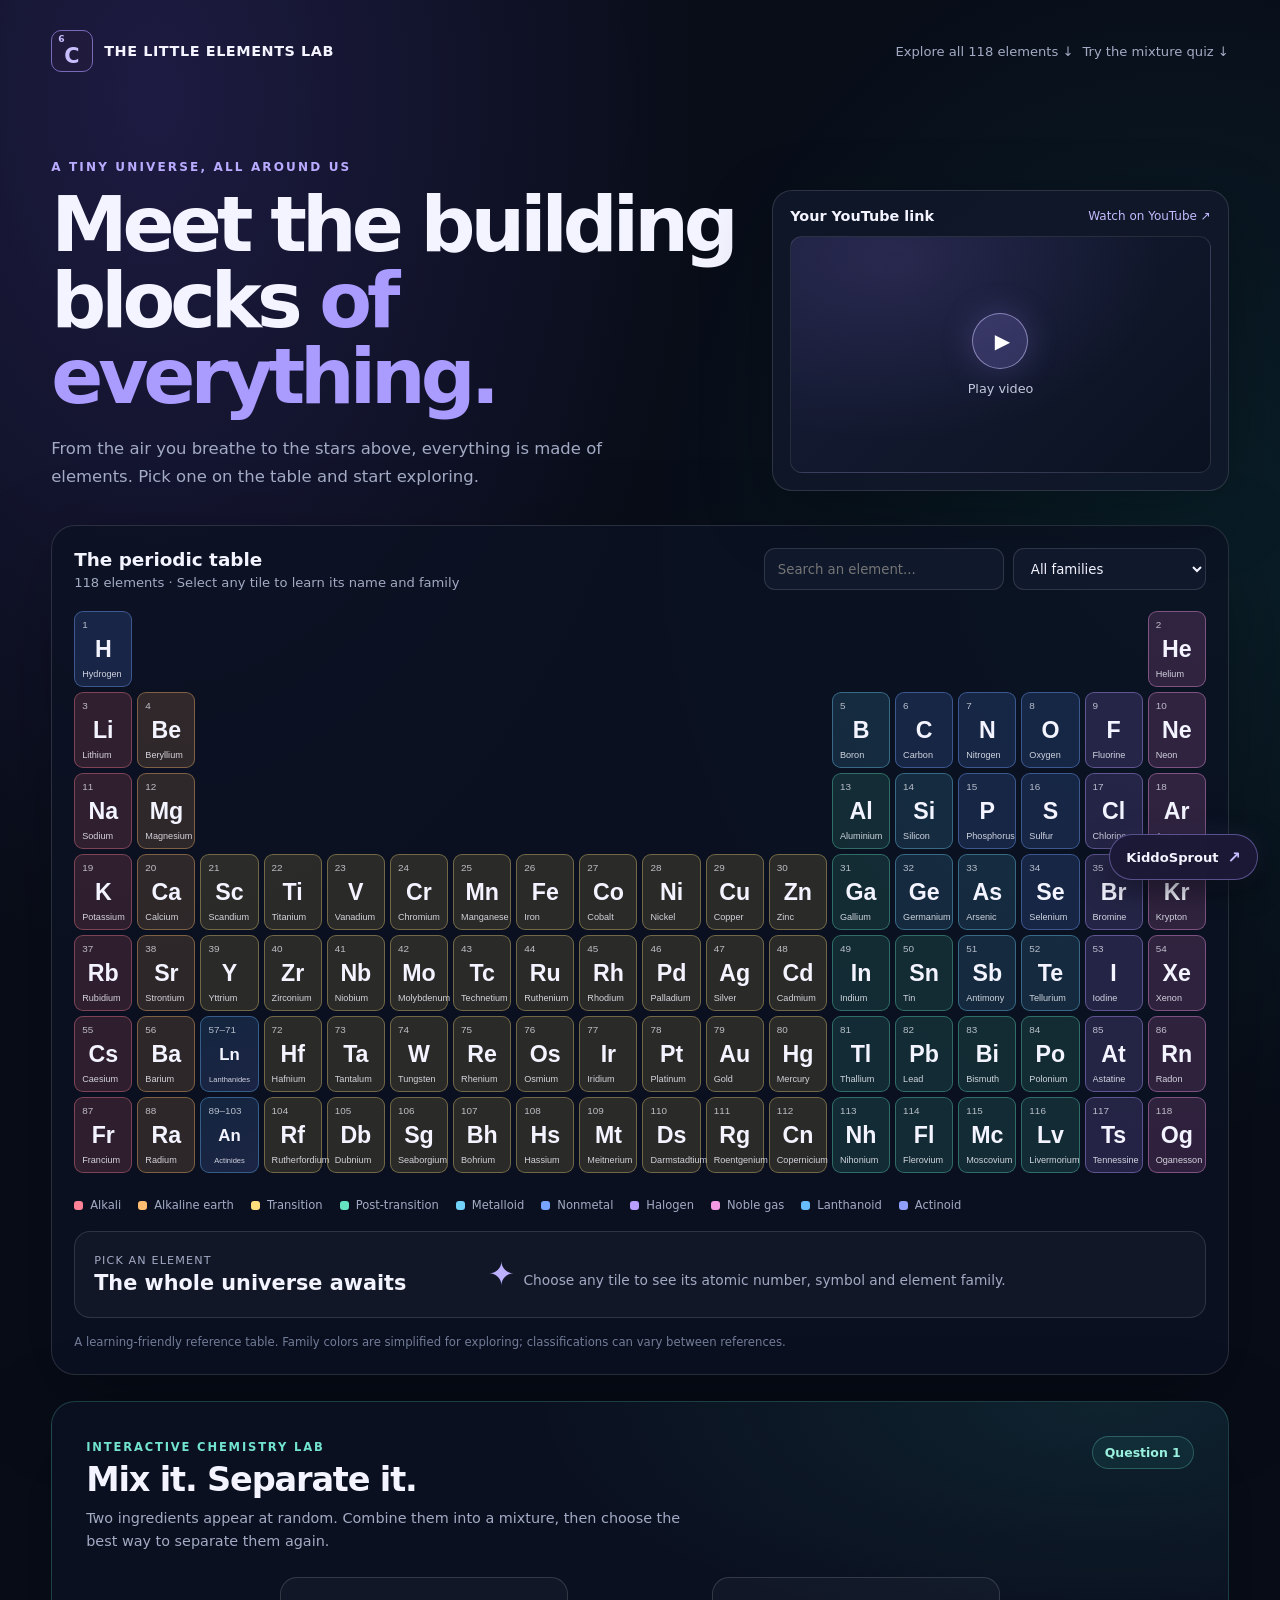
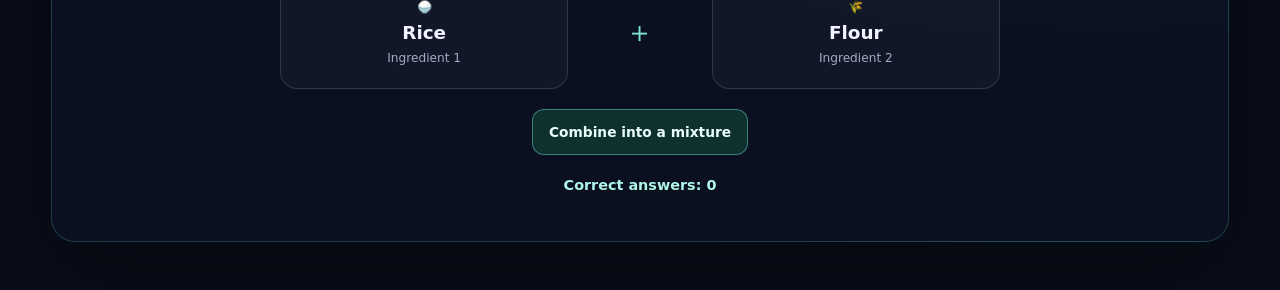
<file: index.html>
<!doctype html>
<html lang="en">
<head>
<meta charset="utf-8"><meta name="viewport" content="width=device-width,initial-scale=1"><meta name="theme-color" content="#080d18">
<title>The Periodic Table — A little chemistry, a lot of wonder</title>
<link rel="icon" type="image/svg+xml" href="data:image/svg+xml,%3Csvg xmlns='http://www.w3.org/2000/svg' viewBox='0 0 64 64'%3E%3Crect x='3' y='3' width='58' height='58' rx='12' fill='%23201b3c' stroke='%239a8cff' stroke-width='3'/%3E%3Ctext x='11' y='21' fill='%23d8d0ff' font-family='Arial,sans-serif' font-size='13'%3E6%3C/text%3E%3Ctext x='32' y='48' text-anchor='middle' fill='%23f3f4ff' font-family='Arial,sans-serif' font-size='31' font-weight='bold'%3EC%3C/text%3E%3C/svg%3E">
<style>
:root{color-scheme:dark;--ink:#f3f4ff;--muted:#a3abc4;--line:#ffffff20;font-family:Inter,ui-sans-serif,system-ui,-apple-system,"Segoe UI",sans-serif}html{scroll-behavior:smooth;scroll-padding-top:20px}*{box-sizing:border-box}
body{min-width:320px;min-height:100vh;margin:0;color:var(--ink);background:radial-gradient(ellipse at 12% 5%,#684dd638,transparent 34rem),radial-gradient(ellipse at 92% 28%,#17b3b11c,transparent 33rem),#080d18}
a{color:inherit}.page{width:min(1480px,100%);margin:auto;padding:30px clamp(16px,4vw,56px) 48px}.topbar,.video-heading,.table-head{display:flex;align-items:center;justify-content:space-between;gap:16px}
.brand{display:flex;align-items:center;gap:11px;font-size:.9rem;font-weight:750;letter-spacing:.04em;text-decoration:none}.brand-mark{display:flex;width:42px;height:42px;flex-direction:column;justify-content:space-between;padding:4px 6px;border:1px solid #7869b9;border-radius:10px;color:#c9bfff;background:#201b3c;line-height:1}.brand-mark-number{font-size:.57rem;font-weight:600;letter-spacing:0}.brand-mark-symbol{align-self:center;font-size:1.3rem;font-weight:800}.top-link,.table-subtitle{color:var(--muted);font-size:.82rem;text-decoration:none}
.hero{display:grid;grid-template-columns:1.2fr .8fr;align-items:end;gap:36px;padding:clamp(46px,8vw,88px) 0 34px}.eyebrow{margin:0 0 13px;color:#b9abff;font-size:.75rem;font-weight:800;letter-spacing:.18em;text-transform:uppercase}
h1{max-width:720px;margin:0;font-size:clamp(2.6rem,6vw,5.35rem);line-height:.99;letter-spacing:-.065em}h1 span{color:#aa9bff}.intro{max-width:620px;margin:20px 0 0;color:var(--muted);font-size:1.03rem;line-height:1.7}
.video-card{padding:17px;border:1px solid var(--line);border-radius:20px;background:#11182bd9;box-shadow:0 22px 70px #0004}.video-heading{margin-bottom:12px;font-size:.9rem}.video-heading span{color:var(--muted);font-size:.72rem}.video-heading a{color:#c5bbff;font-size:.75rem;text-decoration:none}.video-heading a:hover{text-decoration:underline}.video-frame{position:relative;overflow:hidden;width:100%;aspect-ratio:16/9;border:1px solid #ffffff1c;border-radius:12px;background:radial-gradient(ellipse at 25% 10%,#8266d12d,transparent 60%),linear-gradient(135deg,#171d37,#0a1220)}.video-frame iframe{position:absolute;inset:0;width:100%;height:100%;border:0}.video-launch{position:absolute;inset:0;display:grid;width:100%;place-content:center;justify-items:center;gap:12px;border:0;color:#f3f4ff;background:transparent;font:inherit;cursor:pointer}.play-icon{display:grid;width:56px;height:56px;place-items:center;padding-left:4px;border:1px solid #d1c8ff88;border-radius:50%;color:white;background:#9a8cff38;box-shadow:0 0 34px #9a8cff3d;font-size:1.25rem;transition:transform .18s,background .18s}.video-launch:hover .play-icon,.video-launch:focus-visible .play-icon{transform:scale(1.08);background:#9a8cff70}.video-launch:focus-visible{outline:2px solid #c9bfff;outline-offset:-4px}.video-launch span:last-child{color:#c3c9dc;font-size:.8rem}
.table-section{padding:22px;border:1px solid var(--line);border-radius:24px;background:#0c1223c9;box-shadow:0 28px 90px #0004}.table-head{flex-wrap:wrap;margin-bottom:21px}.table-title{margin:0;font-size:1.15rem}.table-subtitle{margin:5px 0 0}.tools{display:flex;flex-wrap:wrap;gap:9px}
input,select{min-height:42px;padding:0 13px;border:1px solid var(--line);border-radius:11px;outline:none;color:var(--ink);background:#10182b;font:inherit;font-size:.83rem}input{width:min(240px,55vw)}input:focus,select:focus,input.has-selection,select.has-selection{border-color:#c4b5fd;box-shadow:0 0 0 2px #c4b5fd35,0 0 16px #8b5cf680}
.table-scroll{overflow-x:auto;padding-bottom:10px;scrollbar-color:#525075 #111728}.periodic-grid{display:grid;grid-template-columns:repeat(18,minmax(54px,1fr));grid-template-rows:repeat(7,76px);gap:5px;min-width:1120px}
.element{display:flex;min-width:0;flex-direction:column;justify-content:space-between;padding:7px;border:1px solid var(--edge,#ffffff2b);border-radius:9px;color:var(--ink);background:var(--tile,#ffffff12);text-align:left;cursor:pointer;transition:transform .16s,filter .16s,box-shadow .2s,border-color .2s}.element:hover,.element:focus-visible{z-index:1;transform:translateY(-3px) scale(1.04);filter:brightness(1.2);outline:2px solid #ffffff8c}.element[hidden]{display:none}.element.is-selected,.series-toggle[aria-expanded="true"]{border-color:var(--glow);box-shadow:inset 0 0 12px color-mix(in srgb,var(--glow) 72%,transparent),inset 0 0 27px color-mix(in srgb,var(--glow) 48%,transparent);filter:brightness(1.15)}.atomic-number{color:#f5f6ffb8;font-size:.62rem}.symbol{align-self:center;font-size:1.45rem;font-weight:780;line-height:1}.element-name{overflow:hidden;color:#f5f6ffd4;font-size:.57rem;text-overflow:ellipsis;white-space:nowrap}
.series-toggle{align-items:center;gap:2px;border-color:#67bcff61;background:linear-gradient(145deg,#4ba7ef26,#778aff2b);text-align:center}.series-toggle .atomic-number{align-self:flex-start}.series-toggle .symbol{font-size:1.05rem}.series-toggle .element-name{align-self:center;max-width:100%;font-size:.47rem;line-height:1.05;white-space:normal;overflow-wrap:anywhere}.series-disclosure{display:grid;grid-template-rows:0fr;opacity:0;transition:grid-template-rows .28s ease,opacity .28s ease}.series-disclosure.is-open{grid-template-rows:1fr;opacity:1}.series-panel-inner{min-height:0;overflow:hidden}.series-panel-head{display:flex;align-items:center;justify-content:space-between;gap:12px;padding:17px 2px 10px}.series-panel-title{margin:0;font-size:.92rem}.series-close{padding:6px 10px;border:1px solid var(--line);border-radius:9px;color:var(--muted);background:#10182b;font:inherit;font-size:.75rem;cursor:pointer}.series-close:hover{color:var(--ink);border-color:#a99aff}.series-grid{display:grid;grid-template-columns:repeat(15,minmax(54px,1fr));gap:5px;min-width:900px;padding:2px 1px 8px}
.alkali{--tile:#ff708326;--edge:#ff829761;--glow:#ff7083}.alkaline{--tile:#ffae5c26;--edge:#ffbe7061;--glow:#ffae5c}.transition{--tile:#ffd76722;--edge:#ffde7b57;--glow:#ffd767}.post-transition{--tile:#4dd0b324;--edge:#65e4c259;--glow:#4dd0b3}.metalloid{--tile:#57beeb26;--edge:#71d2fa61;--glow:#57beeb}.nonmetal{--tile:#5992ff29;--edge:#76a4ff66;--glow:#5992ff}.halogen{--tile:#a682ff2b;--edge:#b99fff66;--glow:#a682ff}.noble{--tile:#ee7cda29;--edge:#f499e366;--glow:#ee7cda}.lanthanoid{--tile:#4ba7ef26;--edge:#67bcff61;--glow:#4ba7ef}.actinoid{--tile:#778aff2b;--edge:#91a0ff66;--glow:#778aff}
.series-label{grid-column:1/-1;display:flex;align-items:center;padding:8px 2px 3px;color:var(--muted);font-size:.68rem;font-weight:700;letter-spacing:.04em}.legend{display:flex;flex-wrap:wrap;gap:10px 17px;margin-top:15px}.legend-item{display:inline-flex;align-items:center;gap:7px;color:var(--muted);font-size:.72rem}.dot{width:9px;height:9px;border-radius:3px;background:var(--dot)}
.details{display:grid;grid-template-columns:minmax(170px,.7fr) 1.3fr;gap:18px;align-items:center;margin-top:19px;padding:17px 19px;border:1px solid var(--line);border-radius:16px;background:#ffffff08}.details-kicker{color:var(--muted);font-size:.7rem;letter-spacing:.1em;text-transform:uppercase}.details-name{margin:4px 0 0;font-size:1.3rem}.details-symbol{color:#bcb0ff;font-size:2rem;font-weight:800}.details-text{margin:0;color:var(--muted);font-size:.86rem;line-height:1.6}.footnote{margin:16px 0 0;color:#727c98;font-size:.73rem;line-height:1.5}
.mixture-quiz{margin-top:26px;padding:clamp(20px,4vw,34px);border:1px solid #66dacb38;border-radius:24px;background:radial-gradient(ellipse at 90% 0%,#36c9b61a,transparent 36rem),#0c1223c9;box-shadow:0 28px 90px #0004}.quiz-heading{display:flex;align-items:flex-start;justify-content:space-between;gap:20px;margin-bottom:24px}.quiz-heading h2{margin:5px 0 8px;font-size:clamp(1.5rem,3vw,2.1rem);letter-spacing:-.035em}.quiz-heading p{max-width:620px;margin:0;color:var(--muted);font-size:.9rem;line-height:1.6}.quiz-tag{color:#72e3cf;font-size:.72rem;font-weight:800;letter-spacing:.16em;text-transform:uppercase}.quiz-progress{flex:none;padding:8px 12px;border:1px solid #72e3cf45;border-radius:999px;color:#9bf1df;background:#40cbb014;font-size:.78rem;font-weight:700}.quiz-scene{display:grid;grid-template-columns:1fr minmax(110px,.4fr) 1fr;align-items:center;gap:14px;max-width:720px;margin:0 auto 20px}.ingredient-card,.mixture-card{display:grid;min-height:112px;place-content:center;gap:8px;padding:16px;border:1px solid #ffffff24;border-radius:17px;background:#ffffff08;text-align:center}.ingredient-card strong{font-size:1.15rem}.ingredient-card span,.mixture-card span{color:var(--muted);font-size:.76rem}.ingredient-icon{font-size:1.8rem}.mix-arrow{color:#7de6d2;font-size:1.8rem;text-align:center}.mixture-card{border-color:#62ddc74a;background:linear-gradient(145deg,#33cbb326,#6e74ff12);box-shadow:inset 0 0 24px #35d1b414}.quiz-actions{display:flex;justify-content:center;margin:0 0 22px}.quiz-button,.method-option{min-height:46px;padding:10px 16px;border:1px solid #72e3cf75;border-radius:12px;color:#eafffb;background:#0e302f;font:inherit;font-size:.86rem;font-weight:700;cursor:pointer;transition:transform .16s,border-color .16s,background .16s}.quiz-button:hover,.method-option:hover:not(:disabled){transform:translateY(-2px);border-color:#9bffec;background:#12433f}.quiz-button:focus-visible,.method-option:focus-visible{outline:2px solid #a8fff0;outline-offset:3px}.quiz-question{margin:18px 0 12px;text-align:center;font-size:1rem}.method-options{display:grid;grid-template-columns:repeat(3,minmax(0,1fr));gap:9px;max-width:820px;margin:0 auto}.method-option{min-height:56px;border-color:#ffffff25;color:var(--ink);background:#ffffff09}.method-option:disabled{cursor:default;opacity:.7}.method-option.is-correct{border-color:#60e6a9;background:#1a664b;color:#e7fff2}.method-option.is-wrong{border-color:#ff8297;background:#622b3b;color:#fff0f2}.quiz-feedback{min-height:48px;max-width:820px;margin:17px auto 0;padding:12px 14px;border-radius:12px;color:#d9e2f5;background:#ffffff09;font-size:.86rem;line-height:1.55}.quiz-feedback:empty{display:none}.quiz-feedback.is-correct{color:#baffd7;background:#60e6a918}.quiz-feedback.is-wrong{color:#ffd3d8;background:#ff829718}.quiz-next{display:flex;justify-content:center;min-height:46px;margin:17px auto 0}.quiz-next[hidden]{display:none}.quiz-score{margin-top:14px;color:#aef5e5;text-align:center;font-size:.9rem;font-weight:700}.quiz-score[hidden]{display:none}
.project-link{position:fixed;right:22px;bottom:20px;z-index:5;display:inline-flex;align-items:center;gap:9px;min-height:46px;padding:0 16px;border:1px solid #a99aff70;border-radius:999px;color:#f3f4ff;background:rgba(28,25,55,.96);box-shadow:0 8px 28px #0008,0 0 22px #9a8cff20;font-size:.82rem;font-weight:700;text-decoration:none;backdrop-filter:blur(12px);transition:transform .18s,border-color .18s,background .18s}.project-link:hover{transform:translateY(-2px);border-color:#c7bcff;background:#30285a}.project-link:focus-visible{outline:2px solid #c9bfff;outline-offset:3px}.project-link span:last-child{color:#c7bcff;font-size:1rem}
@media(max-width:760px){.page{padding-top:19px}.hero{grid-template-columns:1fr;gap:25px;padding-top:56px}.video-card{max-width:480px}.table-section{padding:15px}.details{grid-template-columns:1fr;gap:9px}.method-options{grid-template-columns:repeat(2,minmax(0,1fr))}}
@media(max-width:480px){.project-link{right:14px;bottom:14px;min-height:43px;padding:0 13px;font-size:.76rem}}
@media(max-width:440px){.quiz-heading{flex-direction:column}.quiz-scene{grid-template-columns:1fr;gap:8px}.ingredient-card,.mixture-card{min-height:82px}.mix-arrow{transform:rotate(90deg)}.method-options{grid-template-columns:1fr}}
@media(prefers-reduced-motion:reduce){*,*::before,*::after{scroll-behavior:auto!important;transition-duration:.01ms!important}}
</style></head>
<body><main class="page">
<nav class="topbar" aria-label="Main navigation"><a class="brand" href="#" aria-label="Periodic Table home"><span class="brand-mark" title="Carbon, atomic number 6" aria-hidden="true"><span class="brand-mark-number">6</span><span class="brand-mark-symbol">C</span></span> THE LITTLE ELEMENTS LAB</a><div class="tools"><a class="top-link" href="#elements">Explore all 118 elements ↓</a><a class="top-link" href="#mixture-quiz">Try the mixture quiz ↓</a></div></nav>
<section class="hero" aria-labelledby="page-title"><div><p class="eyebrow">A tiny universe, all around us</p><h1 id="page-title">Meet the building blocks <span>of everything.</span></h1><p class="intro">From the air you breathe to the stars above, everything is made of elements. Pick one on the table and start exploring.</p></div>
<aside class="video-card" aria-label="YouTube video"><div class="video-heading"><strong>Your YouTube link</strong><a href="https://www.youtube.com/watch?v=rz4Dd1I_fX0&amp;list=RDrz4Dd1I_fX0&amp;start_radio=1" target="_blank" rel="noopener noreferrer">Watch on YouTube ↗</a></div><div class="video-frame" id="video-frame"><button class="video-launch" id="video-launch" type="button" aria-label="Load and play the YouTube video"><span class="play-icon" aria-hidden="true">▶</span><span>Play video</span></button></div></aside></section>
<section class="table-section" id="elements" aria-labelledby="table-title"><div class="table-head"><div><h2 class="table-title" id="table-title">The periodic table</h2><p class="table-subtitle">118 elements · Select any tile to learn its name and family</p></div><div class="tools"><input id="search" type="search" placeholder="Search an element..." autocomplete="off" aria-label="Search elements">
<select id="family" aria-label="Filter by family"><option value="">All families</option><option value="first-twenty">First Twenty</option><option value="alkali">Alkali metals</option><option value="alkaline">Alkaline earth metals</option><option value="transition">Transition metals</option><option value="post-transition">Post-transition metals</option><option value="metalloid">Metalloids</option><option value="nonmetal">Other nonmetals</option><option value="halogen">Halogens</option><option value="noble">Noble gases</option><option value="lanthanoid">Lanthanoids</option><option value="actinoid">Actinoids</option></select></div></div>
<div class="table-scroll" tabindex="0" aria-label="Scrollable periodic table"><div class="periodic-grid" id="periodic-grid"></div><div class="series-disclosure" id="series-disclosure"><section class="series-panel-inner" id="series-panel-inner" aria-labelledby="series-panel-title" inert><div class="series-panel-head"><h3 class="series-panel-title" id="series-panel-title"></h3><button class="series-close" id="series-close" type="button">Close</button></div><div class="series-grid" id="series-grid"></div></section></div></div>
<div class="legend" aria-label="Element families"><span class="legend-item"><i class="dot" style="--dot:#ff8297"></i>Alkali</span><span class="legend-item"><i class="dot" style="--dot:#ffbe70"></i>Alkaline earth</span><span class="legend-item"><i class="dot" style="--dot:#ffde7b"></i>Transition</span><span class="legend-item"><i class="dot" style="--dot:#65e4c2"></i>Post-transition</span><span class="legend-item"><i class="dot" style="--dot:#71d2fa"></i>Metalloid</span><span class="legend-item"><i class="dot" style="--dot:#76a4ff"></i>Nonmetal</span><span class="legend-item"><i class="dot" style="--dot:#b99fff"></i>Halogen</span><span class="legend-item"><i class="dot" style="--dot:#f499e3"></i>Noble gas</span><span class="legend-item"><i class="dot" style="--dot:#67bcff"></i>Lanthanoid</span><span class="legend-item"><i class="dot" style="--dot:#91a0ff"></i>Actinoid</span></div>
<div class="details" aria-live="polite"><div><div class="details-kicker" id="details-kicker">Pick an element</div><h3 class="details-name" id="details-name">The whole universe awaits</h3></div><p class="details-text"><span class="details-symbol" id="details-symbol" aria-hidden="true">✦</span> &nbsp;<span id="details-description">Choose any tile to see its atomic number, symbol and element family.</span></p></div>
<p class="footnote">A learning-friendly reference table. Family colors are simplified for exploring; classifications can vary between references.</p></section>
<section class="mixture-quiz" id="mixture-quiz" aria-labelledby="quiz-title"><div class="quiz-heading"><div><span class="quiz-tag">Interactive chemistry lab</span><h2 id="quiz-title">Mix it. Separate it.</h2><p>Two ingredients appear at random. Combine them into a mixture, then choose the best way to separate them again.</p></div><span class="quiz-progress" id="quiz-progress" aria-live="polite"></span></div>
<div class="quiz-scene" aria-label="The ingredients and resulting mixture"><div class="ingredient-card"><span class="ingredient-icon" id="ingredient-one-icon" aria-hidden="true"></span><strong id="ingredient-one"></strong><span>Ingredient 1</span></div><span class="mix-arrow" aria-hidden="true">＋</span><div class="ingredient-card"><span class="ingredient-icon" id="ingredient-two-icon" aria-hidden="true"></span><strong id="ingredient-two"></strong><span>Ingredient 2</span></div></div>
<div class="quiz-actions"><button class="quiz-button" id="mix-button" type="button">Combine into a mixture</button></div>
<div id="mixture-stage" hidden><div class="mixture-card"><span aria-hidden="true">🧪</span><strong id="mixture-name"></strong><span>The ingredients are mixed, not chemically joined.</span></div><h3 class="quiz-question" id="quiz-question"></h3><div class="method-options" id="method-options" role="group" aria-label="Choose a separation method"></div><p class="quiz-feedback" id="quiz-feedback" aria-live="polite"></p><button class="quiz-button quiz-next" id="quiz-next" type="button" hidden>Next mixture →</button></div>
<p class="quiz-score" id="quiz-score" aria-live="polite"></p></section></main>
<a class="project-link" href="https://hammy-boy.github.io/KiddoSprout-Family-Hub/#parent" target="_blank" rel="noopener noreferrer"><span>KiddoSprout</span><span aria-hidden="true">↗</span></a>
<script>
const symbols = "H He Li Be B C N O F Ne Na Mg Al Si P S Cl Ar K Ca Sc Ti V Cr Mn Fe Co Ni Cu Zn Ga Ge As Se Br Kr Rb Sr Y Zr Nb Mo Tc Ru Rh Pd Ag Cd In Sn Sb Te I Xe Cs Ba La Ce Pr Nd Pm Sm Eu Gd Tb Dy Ho Er Tm Yb Lu Hf Ta W Re Os Ir Pt Au Hg Tl Pb Bi Po At Rn Fr Ra Ac Th Pa U Np Pu Am Cm Bk Cf Es Fm Md No Lr Rf Db Sg Bh Hs Mt Ds Rg Cn Nh Fl Mc Lv Ts Og".split(" ");
const names = [];
names.push(...`Hydrogen Helium Lithium Beryllium Boron Carbon Nitrogen Oxygen Fluorine Neon Sodium Magnesium Aluminium Silicon Phosphorus Sulfur Chlorine Argon Potassium Calcium Scandium Titanium Vanadium Chromium Manganese Iron Cobalt Nickel Copper Zinc Gallium Germanium Arsenic Selenium Bromine Krypton`.split(" "));
names.push(...`Rubidium Strontium Yttrium Zirconium Niobium Molybdenum Technetium Ruthenium Rhodium Palladium Silver Cadmium Indium Tin Antimony Tellurium Iodine Xenon Caesium Barium`.split(" "));
names.push(...`Lanthanum Cerium Praseodymium Neodymium Promethium Samarium Europium Gadolinium Terbium Dysprosium Holmium Erbium Thulium Ytterbium Lutetium Hafnium Tantalum Tungsten Rhenium Osmium Iridium Platinum Gold Mercury Thallium Lead Bismuth Polonium Astatine Radon`.split(" "));
names.push(...`Francium Radium Actinium Thorium Protactinium Uranium Neptunium Plutonium Americium Curium Berkelium Californium Einsteinium Fermium Mendelevium Nobelium`.split(" "));
names.push(...`Lawrencium Rutherfordium Dubnium Seaborgium Bohrium Hassium Meitnerium Darmstadtium Roentgenium Copernicium Nihonium Flerovium Moscovium Livermorium Tennessine Oganesson`.split(" "));
const positions = new Map();
const periods = [
  [[["H"],1],[["He"],18]],
  [[["Li"],1],[["Be"],2],[["B","C","N","O","F","Ne"],13]],
  [[["Na"],1],[["Mg"],2],[["Al","Si","P","S","Cl","Ar"],13]],
  [[symbols.slice(18,36),1]],
  [[symbols.slice(36,54),1]],
  [[["Cs"],1],[["Ba"],2],[["Hf","Ta","W","Re","Os","Ir","Pt","Au","Hg","Tl","Pb","Bi","Po","At","Rn"],4]],
  [[["Fr"],1],[["Ra"],2],[["Rf","Db","Sg","Bh","Hs","Mt","Ds","Rg","Cn","Nh","Fl","Mc","Lv","Ts","Og"],4]]
];
periods.forEach((period, index) => {
  for (const [groupSymbols, firstGroup] of period) {
    groupSymbols.forEach((symbol, offset) => positions.set(symbol, [index + 1, firstGroup + offset]));
  }
});
const familySets = {
  alkali: "Li Na K Rb Cs Fr", alkaline: "Be Mg Ca Sr Ba Ra",
  metalloid: "B Si Ge As Sb Te", nonmetal: "H C N O P S Se",
  halogen: "F Cl Br I At Ts", noble: "He Ne Ar Kr Xe Rn Og",
  "post-transition": "Al Ga In Sn Tl Pb Bi Po Nh Fl Mc Lv",
  lanthanoid: "La Ce Pr Nd Pm Sm Eu Gd Tb Dy Ho Er Tm Yb Lu",
  actinoid: "Ac Th Pa U Np Pu Am Cm Bk Cf Es Fm Md No Lr"
};
const familyNames = {
  alkali: "Alkali metal", alkaline: "Alkaline earth metal", transition: "Transition metal",
  "post-transition": "Post-transition metal", metalloid: "Metalloid", nonmetal: "Other nonmetal",
  halogen: "Halogen", noble: "Noble gas", lanthanoid: "Lanthanoid", actinoid: "Actinoid"
};
const families = Object.fromEntries(Object.entries(familySets).map(([family, list]) => [family, new Set(list.split(" "))]));
const familySeries = {
  lanthanoid: { title: "Lanthanides", start: 56, end: 71, buttonRow: 6, abbreviation: "Ln" },
  actinoid: { title: "Actinides", start: 88, end: 103, buttonRow: 7, abbreviation: "An" }
};
function familyOf(symbol) {
  for (const [family, set] of Object.entries(families)) if (set.has(symbol)) return family;
  const position = positions.get(symbol);
  return position && position[1] >= 3 && position[1] <= 12 ? "transition" : "post-transition";
}
const grid = document.getElementById("periodic-grid");
const seriesDisclosure = document.getElementById("series-disclosure");
const seriesPanel = document.getElementById("series-panel-inner");
const seriesGrid = document.getElementById("series-grid");
const seriesTitle = document.getElementById("series-panel-title");
const seriesTiles = { lanthanoid: [], actinoid: [] };
const activeSeries = new Set();
function toggleSeries(family) {
  if (activeSeries.has(family)) {
    activeSeries.delete(family);
  } else {
    activeSeries.add(family);
  }
  if (activeSeries.size) {
    const openSeries = [...activeSeries];
    seriesTitle.textContent = openSeries.map((item) => familySeries[item].title).join(" + ");
    const content = [];
    for (const item of openSeries) {
      const series = familySeries[item];
      const label = document.createElement("div");
      label.className = "series-label";
      label.textContent = `${series.title} · Atomic numbers ${series.start + 1}–${series.end}`;
      content.push(label, ...seriesTiles[item]);
    }
    seriesGrid.replaceChildren(...content);
    seriesDisclosure.classList.add("is-open");
    seriesPanel.inert = false;
  } else {
    seriesDisclosure.classList.remove("is-open");
    seriesPanel.inert = true;
  }
  for (const button of grid.querySelectorAll(".series-toggle")) {
    button.setAttribute("aria-expanded", String(activeSeries.has(button.dataset.family)));
  }
  filterElements();
}
for (const [family, series] of Object.entries(familySeries)) {
  const button = document.createElement("button");
  button.type = "button";
  button.className = `element series-toggle ${family}`;
  button.style.gridRow = String(series.buttonRow);
  button.style.gridColumn = "3";
  button.dataset.family = family;
  button.setAttribute("aria-label", `Show ${series.title.toLowerCase()}, atomic numbers ${series.start + 1} to ${series.end}`);
  button.setAttribute("aria-controls", "series-panel-inner");
  button.setAttribute("aria-expanded", "false");
  button.innerHTML = `<span class="atomic-number">${series.start + 1}–${series.end}</span><span class="symbol">${series.abbreviation}</span><span class="element-name">${series.title}</span>`;
  button.addEventListener("click", () => toggleSeries(family));
  grid.append(button);
}
document.getElementById("series-close").addEventListener("click", () => {
  for (const family of [...activeSeries]) toggleSeries(family);
});
let selectedTile = null;
symbols.forEach((symbol, index) => {
  const family = familyOf(symbol);
  const tile = document.createElement("button");
  tile.type = "button";
  tile.className = `element ${family}`;
  tile.dataset.name = names[index];
  tile.dataset.symbol = symbol;
  tile.dataset.family = family;
  tile.setAttribute("aria-label", `${names[index]}, atomic number ${index + 1}, ${familyNames[family]}`);
  tile.innerHTML = `<span class="atomic-number">${index + 1}</span><span class="symbol">${symbol}</span><span class="element-name">${names[index]}</span>`;
  tile.addEventListener("click", () => {
    selectedTile?.classList.remove("is-selected");
    selectedTile = tile;
    selectedTile.classList.add("is-selected");
    document.getElementById("details-kicker").textContent = `Atomic number ${index + 1} · ${familyNames[family]}`;
    document.getElementById("details-name").textContent = names[index];
    document.getElementById("details-symbol").textContent = symbol;
    document.getElementById("details-description").textContent = facts[symbol] || `${names[index]} belongs to the ${familyNames[family].toLowerCase()} family. Its place in the table reflects its atomic number and shared chemical properties.`;
  });
  if (familySeries[family]) {
    seriesTiles[family].push(tile);
  } else {
    const [row, column] = positions.get(symbol);
    tile.style.gridRow = String(row);
    tile.style.gridColumn = String(column);
    grid.append(tile);
  }
});
const facts = {
  H: "The lightest element, hydrogen is the most abundant element in the universe and helps power stars.",
  He: "Helium is a very light noble gas. It is used in balloons and in cooling scientific equipment.",
  C: "Carbon is the versatile backbone of life and appears in forms such as graphite and diamond.",
  N: "Nitrogen makes up most of Earth's atmosphere and is essential to proteins and DNA.",
  O: "Oxygen is a reactive gas that animals need for respiration; it also makes up much of Earth's crust.",
  Na: "Sodium is a soft, reactive metal. In table salt, it is safely paired with chlorine.",
  Al: "Aluminium is a light metal used in cans, aircraft and many everyday objects.",
  Si: "Silicon is a metalloid used in computer chips and is a major ingredient in sand and glass.",
  Cl: "Chlorine is a reactive halogen used to disinfect water; in salt it is bonded to sodium.",
  Fe: "Iron is used to make steel and is part of the hemoglobin that carries oxygen in blood.",
  Cu: "Copper conducts electricity very well, which makes it useful in wires and electronics.",
  Ag: "Silver is a shiny metal with excellent electrical conductivity.",
  Au: "Gold resists corrosion and has been treasured for jewellery, coins and electronics.",
  Hg: "Mercury is a metal that is liquid at room temperature. It is toxic, so it must be handled safely.",
  U: "Uranium is a very heavy, naturally radioactive actinoid used as fuel in some nuclear power plants."
};
const search = document.getElementById("search");
const familySelect = document.getElementById("family");
document.getElementById("video-launch").addEventListener("click", () => {
  const iframe = document.createElement("iframe");
  iframe.src = "https://www.youtube-nocookie.com/embed/rz4Dd1I_fX0?list=RDrz4Dd1I_fX0&autoplay=1";
  iframe.title = "YouTube video";
  iframe.allow = "accelerometer; autoplay; clipboard-write; encrypted-media; gyroscope; picture-in-picture; web-share";
  iframe.allowFullscreen = true;
  iframe.referrerPolicy = "strict-origin-when-cross-origin";
  document.getElementById("video-frame").replaceChildren(iframe);
});
function filterElements() {
  const query = search.value.trim().toLowerCase();
  const family = familySelect.value;
  search.classList.toggle("has-selection", query.length > 0);
  familySelect.classList.toggle("has-selection", family.length > 0);
  for (const tile of document.querySelectorAll(".element[data-name]")) {
    const matchesQuery = `${tile.dataset.name} ${tile.dataset.symbol} ${tile.querySelector(".atomic-number").textContent}`.toLowerCase().includes(query);
    const atomicNumber = Number(tile.querySelector(".atomic-number").textContent);
    const matchesFamily = family === "" ||
      (family === "first-twenty" ? atomicNumber <= 20 : tile.dataset.family === family);
    tile.hidden = !matchesQuery || !matchesFamily;
  }
}
search.addEventListener("input", filterElements);
familySelect.addEventListener("change", filterElements);
const mixtureChallenges = [
  { ingredients: [["Sand", "🏖️"], ["Water", "💧"]], mixture: "Sand and water", method: "filtration", explanation: "A filter lets the water pass through but traps the larger sand grains." },
  { ingredients: [["Salt", "🧂"], ["Water", "💧"]], mixture: "Salt water", method: "evaporation", explanation: "Evaporating the water leaves the dissolved salt crystals behind." },
  { ingredients: [["Iron filings", "🧲"], ["Sand", "🏖️"]], mixture: "Iron filings and sand", method: "magnetism", explanation: "A magnet attracts the iron filings but not the sand." },
  { ingredients: [["Oil", "🫒"], ["Water", "💧"]], mixture: "Oil and water", method: "decanting", explanation: "The oil floats above the water, so the top layer can be carefully poured off (decanted)." },
  { ingredients: [["Rice", "🍚"], ["Flour", "🌾"]], mixture: "Rice and flour", method: "sieving", explanation: "The fine flour falls through a sieve while the larger rice grains stay behind." },
  { ingredients: [["Beans", "🫘"], ["Stones", "🪨"]], mixture: "Beans and stones", method: "hand-sorting", explanation: "The large, visible stones can be picked out by hand." },
  { ingredients: [["Gravel", "🪨"], ["Sand", "🏖️"]], mixture: "Gravel and sand", method: "sieving", explanation: "The smaller sand grains pass through the sieve while the larger gravel stays behind." }
];
const separationMethods = [
  ["filtration", "Filtration — filter out a solid"],
  ["evaporation", "Evaporation — evaporate the liquid"],
  ["magnetism", "Magnetism — use a magnet"],
  ["decanting", "Decanting — carefully pour off a layer"],
  ["sieving", "Sieving — separate by particle size"],
  ["hand-sorting", "Hand sorting — pick the pieces apart"]
];
let quizOrder = [];
let quizRound = 0;
let quizPoints = 0;
let quizAnswered = false;
let mixtureCombined = false;
const quizProgress = document.getElementById("quiz-progress");
const mixtureStage = document.getElementById("mixture-stage");
const methodOptions = document.getElementById("method-options");
const quizFeedback = document.getElementById("quiz-feedback");
const quizNext = document.getElementById("quiz-next");
const quizScore = document.getElementById("quiz-score");
function startMixtureQuiz() {
  quizOrder = [];
  quizRound = 0;
  quizPoints = 0;
  quizScore.textContent = "";
  mixtureStage.hidden = true;
  document.getElementById("mix-button").hidden = false;
  addQuizChallengeBatch();
  renderMixtureRound();
}
function addQuizChallengeBatch() {
  const batch = mixtureChallenges.map((_, index) => index);
  for (let index = batch.length - 1; index > 0; index -= 1) {
    const swapIndex = Math.floor(Math.random() * (index + 1));
    [batch[index], batch[swapIndex]] = [batch[swapIndex], batch[index]];
  }
  quizOrder.push(...batch);
}
function renderMixtureRound() {
  if (quizRound >= quizOrder.length) {
    addQuizChallengeBatch();
  }
  const challenge = mixtureChallenges[quizOrder[quizRound]];
  document.getElementById("ingredient-one-icon").textContent = challenge.ingredients[0][1];
  document.getElementById("ingredient-one").textContent = challenge.ingredients[0][0];
  document.getElementById("ingredient-two-icon").textContent = challenge.ingredients[1][1];
  document.getElementById("ingredient-two").textContent = challenge.ingredients[1][0];
  document.getElementById("mix-button").disabled = false;
  mixtureStage.hidden = true;
  quizFeedback.textContent = "";
  quizProgress.textContent = `Question ${quizRound + 1}`;
  quizScore.textContent = `Correct answers: ${quizPoints}`;
  mixtureCombined = false;
  quizAnswered = false;
}
document.getElementById("mix-button").addEventListener("click", (event) => {
  if (mixtureCombined) return;
  mixtureCombined = true;
  const challenge = mixtureChallenges[quizOrder[quizRound]];
  document.getElementById("mixture-name").textContent = challenge.mixture;
  document.getElementById("quiz-question").textContent = `How would you separate ${challenge.mixture.toLowerCase()}?`;
  methodOptions.replaceChildren(...separationMethods.map(([method, label]) => {
    const option = document.createElement("button");
    option.className = "method-option";
    option.type = "button";
    option.dataset.method = method;
    option.textContent = label;
    option.addEventListener("click", () => answerMixtureQuiz(option, challenge));
    return option;
  }));
  quizFeedback.textContent = "";
  quizFeedback.className = "quiz-feedback";
  quizNext.hidden = true;
  mixtureStage.hidden = false;
  event.currentTarget.disabled = true;
});
function answerMixtureQuiz(selected, challenge) {
  if (quizAnswered) return;
  quizAnswered = true;
  const isCorrect = selected.dataset.method === challenge.method;
  if (isCorrect) quizPoints += 1;
  for (const option of methodOptions.querySelectorAll(".method-option")) {
    option.disabled = true;
    if (option.dataset.method === challenge.method) option.classList.add("is-correct");
  }
  if (!isCorrect) selected.classList.add("is-wrong");
  quizFeedback.textContent = `${isCorrect ? "That's right!" : "Not quite."} ${challenge.explanation}`;
  quizFeedback.classList.add(isCorrect ? "is-correct" : "is-wrong");
  quizProgress.textContent = `Question ${quizRound + 1}`;
  quizScore.textContent = `Correct answers: ${quizPoints}`;
  quizNext.textContent = "Next mixture →";
  quizNext.hidden = false;
}
quizNext.addEventListener("click", () => {
  quizRound += 1;
  renderMixtureRound();
});
startMixtureQuiz();
</script></body></html>
</file>
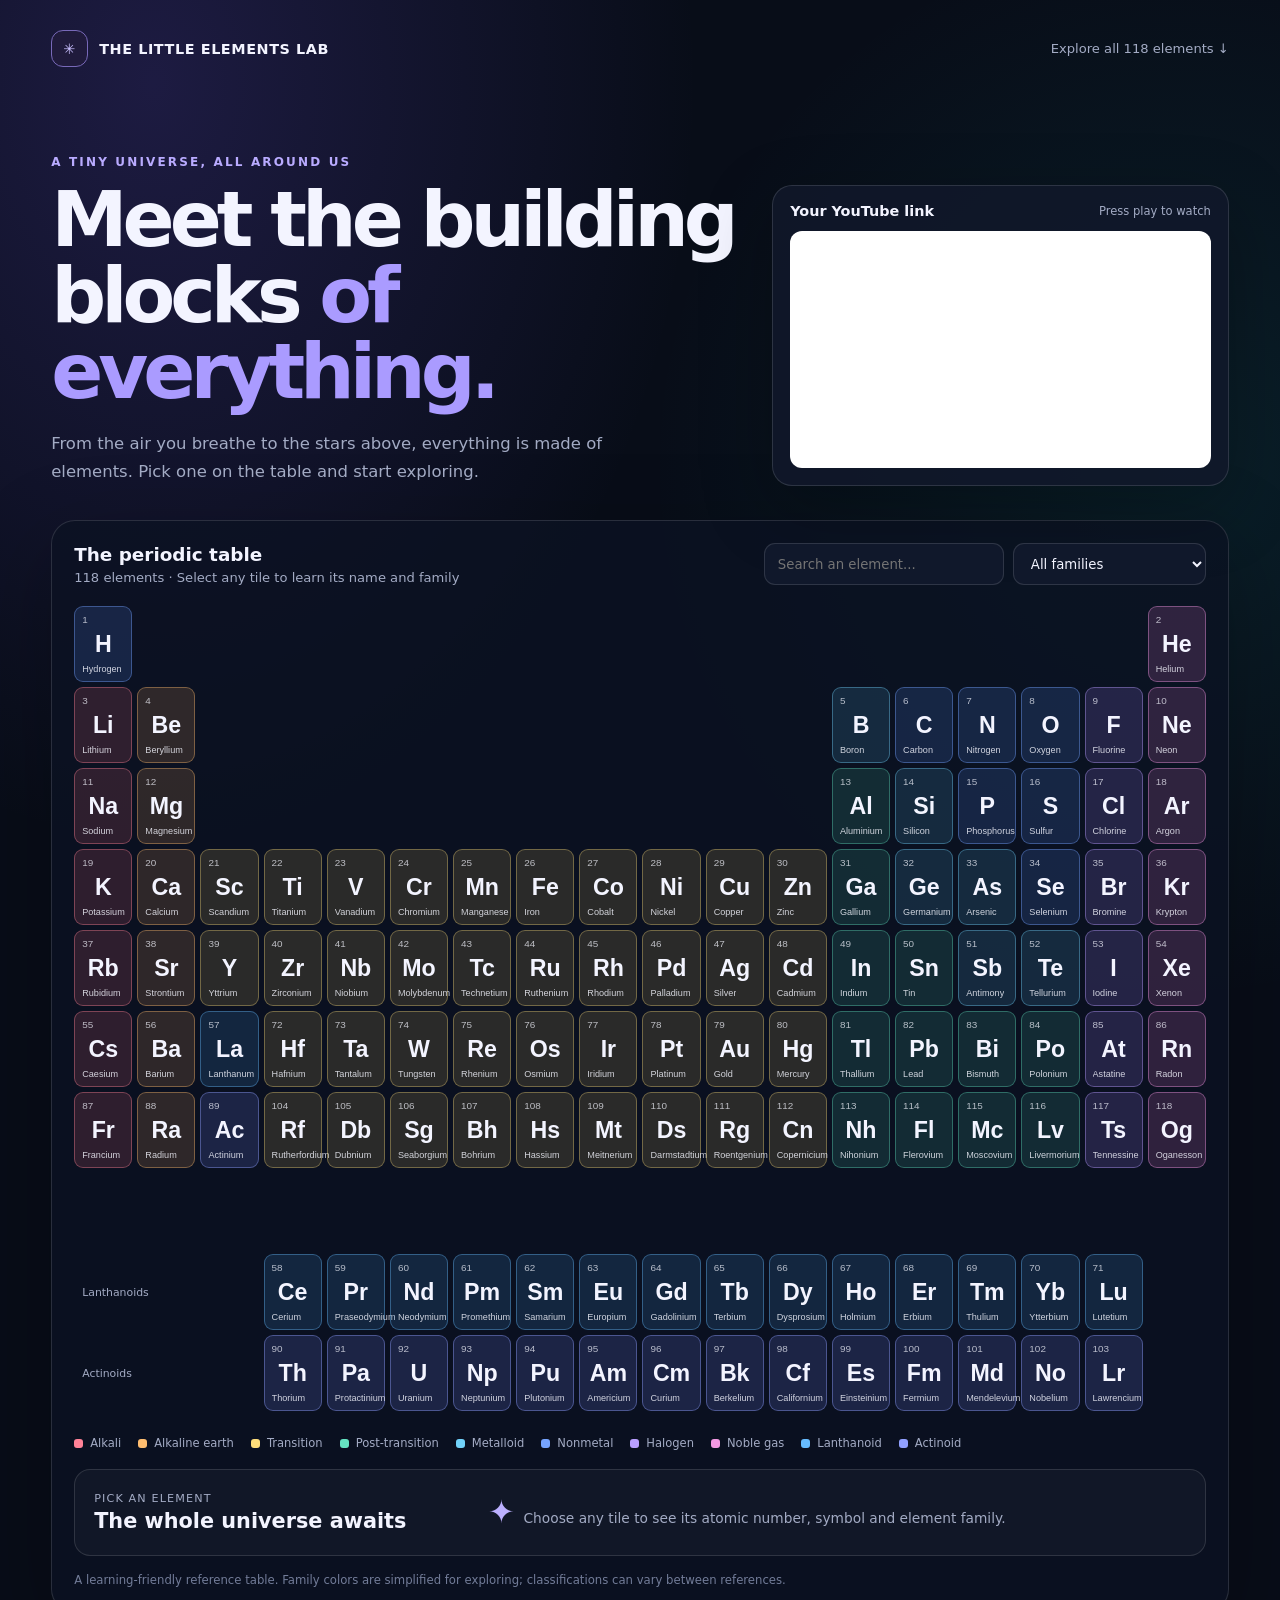
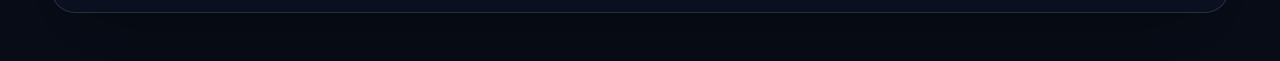
<file: The Periodic Table.html>
<!doctype html>
<html lang="en">
<head>
<meta charset="utf-8"><meta name="viewport" content="width=device-width,initial-scale=1"><meta name="theme-color" content="#080d18">
<title>The Periodic Table — A little chemistry, a lot of wonder</title>
<style>
:root{color-scheme:dark;--ink:#f3f4ff;--muted:#a3abc4;--line:#ffffff20;font-family:Inter,ui-sans-serif,system-ui,-apple-system,"Segoe UI",sans-serif}*{box-sizing:border-box}
body{min-width:320px;min-height:100vh;margin:0;color:var(--ink);background:radial-gradient(ellipse at 12% 5%,#684dd638,transparent 34rem),radial-gradient(ellipse at 92% 28%,#17b3b11c,transparent 33rem),#080d18}
a{color:inherit}.page{width:min(1480px,100%);margin:auto;padding:30px clamp(16px,4vw,56px) 48px}.topbar,.video-heading,.table-head{display:flex;align-items:center;justify-content:space-between;gap:16px}
.brand{display:flex;align-items:center;gap:11px;font-size:.9rem;font-weight:750;letter-spacing:.04em;text-decoration:none}.brand-mark{display:grid;width:37px;height:37px;place-items:center;border:1px solid #7869b9;border-radius:12px;color:#c9bfff;background:#201b3c}.top-link,.table-subtitle{color:var(--muted);font-size:.82rem;text-decoration:none}
.hero{display:grid;grid-template-columns:1.2fr .8fr;align-items:end;gap:36px;padding:clamp(46px,8vw,88px) 0 34px}.eyebrow{margin:0 0 13px;color:#b9abff;font-size:.75rem;font-weight:800;letter-spacing:.18em;text-transform:uppercase}
h1{max-width:720px;margin:0;font-size:clamp(2.6rem,6vw,5.35rem);line-height:.99;letter-spacing:-.065em}h1 span{color:#aa9bff}.intro{max-width:620px;margin:20px 0 0;color:var(--muted);font-size:1.03rem;line-height:1.7}
.video-card{padding:17px;border:1px solid var(--line);border-radius:20px;background:#11182bd9;box-shadow:0 22px 70px #0004}.video-heading{margin-bottom:12px;font-size:.9rem}.video-heading span{color:var(--muted);font-size:.72rem}.video-frame{position:relative;overflow:hidden;width:100%;aspect-ratio:16/9;border-radius:12px;background:#0b1020}.video-frame iframe{position:absolute;inset:0;width:100%;height:100%;border:0}
.table-section{padding:22px;border:1px solid var(--line);border-radius:24px;background:#0c1223c9;box-shadow:0 28px 90px #0004}.table-head{flex-wrap:wrap;margin-bottom:21px}.table-title{margin:0;font-size:1.15rem}.table-subtitle{margin:5px 0 0}.tools{display:flex;flex-wrap:wrap;gap:9px}
input,select{min-height:42px;padding:0 13px;border:1px solid var(--line);border-radius:11px;outline:none;color:var(--ink);background:#10182b;font:inherit;font-size:.83rem}input{width:min(240px,55vw)}input:focus,select:focus{border-color:#a99aff;box-shadow:0 0 0 3px #a99aff24}
.table-scroll{overflow-x:auto;padding-bottom:10px;scrollbar-color:#525075 #111728}.periodic-grid{display:grid;grid-template-columns:repeat(18,minmax(54px,1fr));grid-template-rows:repeat(10,76px);gap:5px;min-width:1120px}
.element{display:flex;min-width:0;flex-direction:column;justify-content:space-between;padding:7px;border:1px solid var(--edge,#ffffff2b);border-radius:9px;color:var(--ink);background:var(--tile,#ffffff12);text-align:left;cursor:pointer;transition:transform .16s,filter .16s}.element:hover,.element:focus-visible{z-index:1;transform:translateY(-3px) scale(1.04);filter:brightness(1.2);outline:2px solid #ffffff8c}.element[hidden]{display:none}.atomic-number{color:#f5f6ffb8;font-size:.62rem}.symbol{align-self:center;font-size:1.45rem;font-weight:780;line-height:1}.element-name{overflow:hidden;color:#f5f6ffd4;font-size:.57rem;text-overflow:ellipsis;white-space:nowrap}
.alkali{--tile:#ff708326;--edge:#ff829761}.alkaline{--tile:#ffae5c26;--edge:#ffbe7061}.transition{--tile:#ffd76722;--edge:#ffde7b57}.post-transition{--tile:#4dd0b324;--edge:#65e4c259}.metalloid{--tile:#57beeb26;--edge:#71d2fa61}.nonmetal{--tile:#5992ff29;--edge:#76a4ff66}.halogen{--tile:#a682ff2b;--edge:#b99fff66}.noble{--tile:#ee7cda29;--edge:#f499e366}.lanthanoid{--tile:#4ba7ef26;--edge:#67bcff61}.actinoid{--tile:#778aff2b;--edge:#91a0ff66}
.series-label{grid-column:1/4;display:flex;align-items:center;padding-left:8px;color:var(--muted);font-size:.68rem}.legend{display:flex;flex-wrap:wrap;gap:10px 17px;margin-top:15px}.legend-item{display:inline-flex;align-items:center;gap:7px;color:var(--muted);font-size:.72rem}.dot{width:9px;height:9px;border-radius:3px;background:var(--dot)}
.details{display:grid;grid-template-columns:minmax(170px,.7fr) 1.3fr;gap:18px;align-items:center;margin-top:19px;padding:17px 19px;border:1px solid var(--line);border-radius:16px;background:#ffffff08}.details-kicker{color:var(--muted);font-size:.7rem;letter-spacing:.1em;text-transform:uppercase}.details-name{margin:4px 0 0;font-size:1.3rem}.details-symbol{color:#bcb0ff;font-size:2rem;font-weight:800}.details-text{margin:0;color:var(--muted);font-size:.86rem;line-height:1.6}.footnote{margin:16px 0 0;color:#727c98;font-size:.73rem;line-height:1.5}
@media(max-width:760px){.page{padding-top:19px}.hero{grid-template-columns:1fr;gap:25px;padding-top:56px}.video-card{max-width:480px}.table-section{padding:15px}.details{grid-template-columns:1fr;gap:9px}}
@media(prefers-reduced-motion:reduce){*,*::before,*::after{scroll-behavior:auto!important;transition-duration:.01ms!important}}
</style></head>
<body><main class="page">
<nav class="topbar" aria-label="Main navigation"><a class="brand" href="#" aria-label="Periodic Table home"><span class="brand-mark" aria-hidden="true">✳</span> THE LITTLE ELEMENTS LAB</a><a class="top-link" href="#elements">Explore all 118 elements ↓</a></nav>
<section class="hero" aria-labelledby="page-title"><div><p class="eyebrow">A tiny universe, all around us</p><h1 id="page-title">Meet the building blocks <span>of everything.</span></h1><p class="intro">From the air you breathe to the stars above, everything is made of elements. Pick one on the table and start exploring.</p></div>
<aside class="video-card" aria-label="YouTube video"><div class="video-heading"><strong>Your YouTube link</strong><span>Press play to watch</span></div><div class="video-frame"><iframe src="https://www.youtube-nocookie.com/embed/rz4Dd1I_fX0?list=RDrz4Dd1I_fX0" title="YouTube video" loading="lazy" referrerpolicy="strict-origin-when-cross-origin" allow="accelerometer; autoplay; clipboard-write; encrypted-media; gyroscope; picture-in-picture; web-share" allowfullscreen></iframe></div></aside></section>
<section class="table-section" id="elements" aria-labelledby="table-title"><div class="table-head"><div><h2 class="table-title" id="table-title">The periodic table</h2><p class="table-subtitle">118 elements · Select any tile to learn its name and family</p></div><div class="tools"><input id="search" type="search" placeholder="Search an element..." autocomplete="off" aria-label="Search elements">
<select id="family" aria-label="Filter by family"><option value="">All families</option><option value="alkali">Alkali metals</option><option value="alkaline">Alkaline earth metals</option><option value="transition">Transition metals</option><option value="post-transition">Post-transition metals</option><option value="metalloid">Metalloids</option><option value="nonmetal">Other nonmetals</option><option value="halogen">Halogens</option><option value="noble">Noble gases</option><option value="lanthanoid">Lanthanoids</option><option value="actinoid">Actinoids</option></select></div></div>
<div class="table-scroll" tabindex="0" aria-label="Scrollable periodic table"><div class="periodic-grid" id="periodic-grid"></div></div>
<div class="legend" aria-label="Element families"><span class="legend-item"><i class="dot" style="--dot:#ff8297"></i>Alkali</span><span class="legend-item"><i class="dot" style="--dot:#ffbe70"></i>Alkaline earth</span><span class="legend-item"><i class="dot" style="--dot:#ffde7b"></i>Transition</span><span class="legend-item"><i class="dot" style="--dot:#65e4c2"></i>Post-transition</span><span class="legend-item"><i class="dot" style="--dot:#71d2fa"></i>Metalloid</span><span class="legend-item"><i class="dot" style="--dot:#76a4ff"></i>Nonmetal</span><span class="legend-item"><i class="dot" style="--dot:#b99fff"></i>Halogen</span><span class="legend-item"><i class="dot" style="--dot:#f499e3"></i>Noble gas</span><span class="legend-item"><i class="dot" style="--dot:#67bcff"></i>Lanthanoid</span><span class="legend-item"><i class="dot" style="--dot:#91a0ff"></i>Actinoid</span></div>
<div class="details" aria-live="polite"><div><div class="details-kicker" id="details-kicker">Pick an element</div><h3 class="details-name" id="details-name">The whole universe awaits</h3></div><p class="details-text"><span class="details-symbol" id="details-symbol" aria-hidden="true">✦</span> &nbsp;<span id="details-description">Choose any tile to see its atomic number, symbol and element family.</span></p></div>
<p class="footnote">A learning-friendly reference table. Family colors are simplified for exploring; classifications can vary between references.</p></section></main>
<script>
const symbols = "H He Li Be B C N O F Ne Na Mg Al Si P S Cl Ar K Ca Sc Ti V Cr Mn Fe Co Ni Cu Zn Ga Ge As Se Br Kr Rb Sr Y Zr Nb Mo Tc Ru Rh Pd Ag Cd In Sn Sb Te I Xe Cs Ba La Ce Pr Nd Pm Sm Eu Gd Tb Dy Ho Er Tm Yb Lu Hf Ta W Re Os Ir Pt Au Hg Tl Pb Bi Po At Rn Fr Ra Ac Th Pa U Np Pu Am Cm Bk Cf Es Fm Md No Lr Rf Db Sg Bh Hs Mt Ds Rg Cn Nh Fl Mc Lv Ts Og".split(" ");
const names = [];
names.push(...`Hydrogen Helium Lithium Beryllium Boron Carbon Nitrogen Oxygen Fluorine Neon Sodium Magnesium Aluminium Silicon Phosphorus Sulfur Chlorine Argon Potassium Calcium Scandium Titanium Vanadium Chromium Manganese Iron Cobalt Nickel Copper Zinc Gallium Germanium Arsenic Selenium Bromine Krypton`.split(" "));
names.push(...`Rubidium Strontium Yttrium Zirconium Niobium Molybdenum Technetium Ruthenium Rhodium Palladium Silver Cadmium Indium Tin Antimony Tellurium Iodine Xenon Caesium Barium`.split(" "));
names.push(...`Lanthanum Cerium Praseodymium Neodymium Promethium Samarium Europium Gadolinium Terbium Dysprosium Holmium Erbium Thulium Ytterbium Lutetium Hafnium Tantalum Tungsten Rhenium Osmium Iridium Platinum Gold Mercury Thallium Lead Bismuth Polonium Astatine Radon`.split(" "));
names.push(...`Francium Radium Actinium Thorium Protactinium Uranium Neptunium Plutonium Americium Curium Berkelium Californium Einsteinium Fermium Mendelevium Nobelium`.split(" "));
names.push(...`Lawrencium Rutherfordium Dubnium Seaborgium Bohrium Hassium Meitnerium Darmstadtium Roentgenium Copernicium Nihonium Flerovium Moscovium Livermorium Tennessine Oganesson`.split(" "));
const positions = new Map();
const periods = [
  [[["H"],1],[["He"],18]],
  [[["Li"],1],[["Be"],2],[["B","C","N","O","F","Ne"],13]],
  [[["Na"],1],[["Mg"],2],[["Al","Si","P","S","Cl","Ar"],13]],
  [[symbols.slice(18,36),1]],
  [[symbols.slice(36,54),1]],
  [[["Cs"],1],[["Ba"],2],[["La"],3],[["Hf","Ta","W","Re","Os","Ir","Pt","Au","Hg","Tl","Pb","Bi","Po","At","Rn"],4]],
  [[["Fr"],1],[["Ra"],2],[["Ac"],3],[["Rf","Db","Sg","Bh","Hs","Mt","Ds","Rg","Cn","Nh","Fl","Mc","Lv","Ts","Og"],4]]
];
periods.forEach((period, index) => {
  for (const [groupSymbols, firstGroup] of period) {
    groupSymbols.forEach((symbol, offset) => positions.set(symbol, [index + 1, firstGroup + offset]));
  }
});
symbols.slice(57,71).forEach((symbol, index) => positions.set(symbol, [9, index + 4]));
symbols.slice(89,103).forEach((symbol, index) => positions.set(symbol, [10, index + 4]));

const familySets = {
  alkali: "Li Na K Rb Cs Fr", alkaline: "Be Mg Ca Sr Ba Ra",
  metalloid: "B Si Ge As Sb Te", nonmetal: "H C N O P S Se",
  halogen: "F Cl Br I At Ts", noble: "He Ne Ar Kr Xe Rn Og",
  "post-transition": "Al Ga In Sn Tl Pb Bi Po Nh Fl Mc Lv",
  lanthanoid: "La Ce Pr Nd Pm Sm Eu Gd Tb Dy Ho Er Tm Yb Lu",
  actinoid: "Ac Th Pa U Np Pu Am Cm Bk Cf Es Fm Md No Lr"
};
const familyNames = {
  alkali: "Alkali metal", alkaline: "Alkaline earth metal", transition: "Transition metal",
  "post-transition": "Post-transition metal", metalloid: "Metalloid", nonmetal: "Other nonmetal",
  halogen: "Halogen", noble: "Noble gas", lanthanoid: "Lanthanoid", actinoid: "Actinoid"
};
const families = Object.fromEntries(Object.entries(familySets).map(([family, list]) => [family, new Set(list.split(" "))]));
function familyOf(symbol) {
  for (const [family, set] of Object.entries(families)) if (set.has(symbol)) return family;
  const position = positions.get(symbol);
  return position && position[1] >= 3 && position[1] <= 12 ? "transition" : "post-transition";
}
const grid = document.getElementById("periodic-grid");
function addSeriesLabel(text, row) {
  const label = document.createElement("div");
  label.className = "series-label";
  label.style.gridRow = String(row);
  label.textContent = text;
  grid.append(label);
}
addSeriesLabel("Lanthanoids", 9);
addSeriesLabel("Actinoids", 10);
symbols.forEach((symbol, index) => {
  const [row, column] = positions.get(symbol);
  const family = familyOf(symbol);
  const tile = document.createElement("button");
  tile.type = "button";
  tile.className = `element ${family}`;
  tile.style.gridRow = String(row);
  tile.style.gridColumn = String(column);
  tile.dataset.name = names[index];
  tile.dataset.symbol = symbol;
  tile.dataset.family = family;
  tile.setAttribute("aria-label", `${names[index]}, atomic number ${index + 1}, ${familyNames[family]}`);
  tile.innerHTML = `<span class="atomic-number">${index + 1}</span><span class="symbol">${symbol}</span><span class="element-name">${names[index]}</span>`;
  tile.addEventListener("click", () => {
    document.getElementById("details-kicker").textContent = `Atomic number ${index + 1} · ${familyNames[family]}`;
    document.getElementById("details-name").textContent = names[index];
    document.getElementById("details-symbol").textContent = symbol;
    document.getElementById("details-description").textContent = facts[symbol] || `${names[index]} belongs to the ${familyNames[family].toLowerCase()} family. Its place in the table reflects its atomic number and shared chemical properties.`;
  });
  grid.append(tile);
});
const facts = {
  H: "The lightest element, hydrogen is the most abundant element in the universe and helps power stars.",
  He: "Helium is a very light noble gas. It is used in balloons and in cooling scientific equipment.",
  C: "Carbon is the versatile backbone of life and appears in forms such as graphite and diamond.",
  N: "Nitrogen makes up most of Earth's atmosphere and is essential to proteins and DNA.",
  O: "Oxygen is a reactive gas that animals need for respiration; it also makes up much of Earth's crust.",
  Na: "Sodium is a soft, reactive metal. In table salt, it is safely paired with chlorine.",
  Al: "Aluminium is a light metal used in cans, aircraft and many everyday objects.",
  Si: "Silicon is a metalloid used in computer chips and is a major ingredient in sand and glass.",
  Cl: "Chlorine is a reactive halogen used to disinfect water; in salt it is bonded to sodium.",
  Fe: "Iron is used to make steel and is part of the hemoglobin that carries oxygen in blood.",
  Cu: "Copper conducts electricity very well, which makes it useful in wires and electronics.",
  Ag: "Silver is a shiny metal with excellent electrical conductivity.",
  Au: "Gold resists corrosion and has been treasured for jewellery, coins and electronics.",
  Hg: "Mercury is a metal that is liquid at room temperature. It is toxic, so it must be handled safely.",
  U: "Uranium is a very heavy, naturally radioactive actinoid used as fuel in some nuclear power plants."
};
const search = document.getElementById("search");
const familySelect = document.getElementById("family");
function filterElements() {
  const query = search.value.trim().toLowerCase();
  const family = familySelect.value;
  for (const tile of grid.querySelectorAll(".element")) {
    const matchesQuery = `${tile.dataset.name} ${tile.dataset.symbol} ${tile.querySelector(".atomic-number").textContent}`.toLowerCase().includes(query);
    tile.hidden = !matchesQuery || (family !== "" && tile.dataset.family !== family);
  }
}
search.addEventListener("input", filterElements);
familySelect.addEventListener("change", filterElements);
</script></body></html>
</file>
